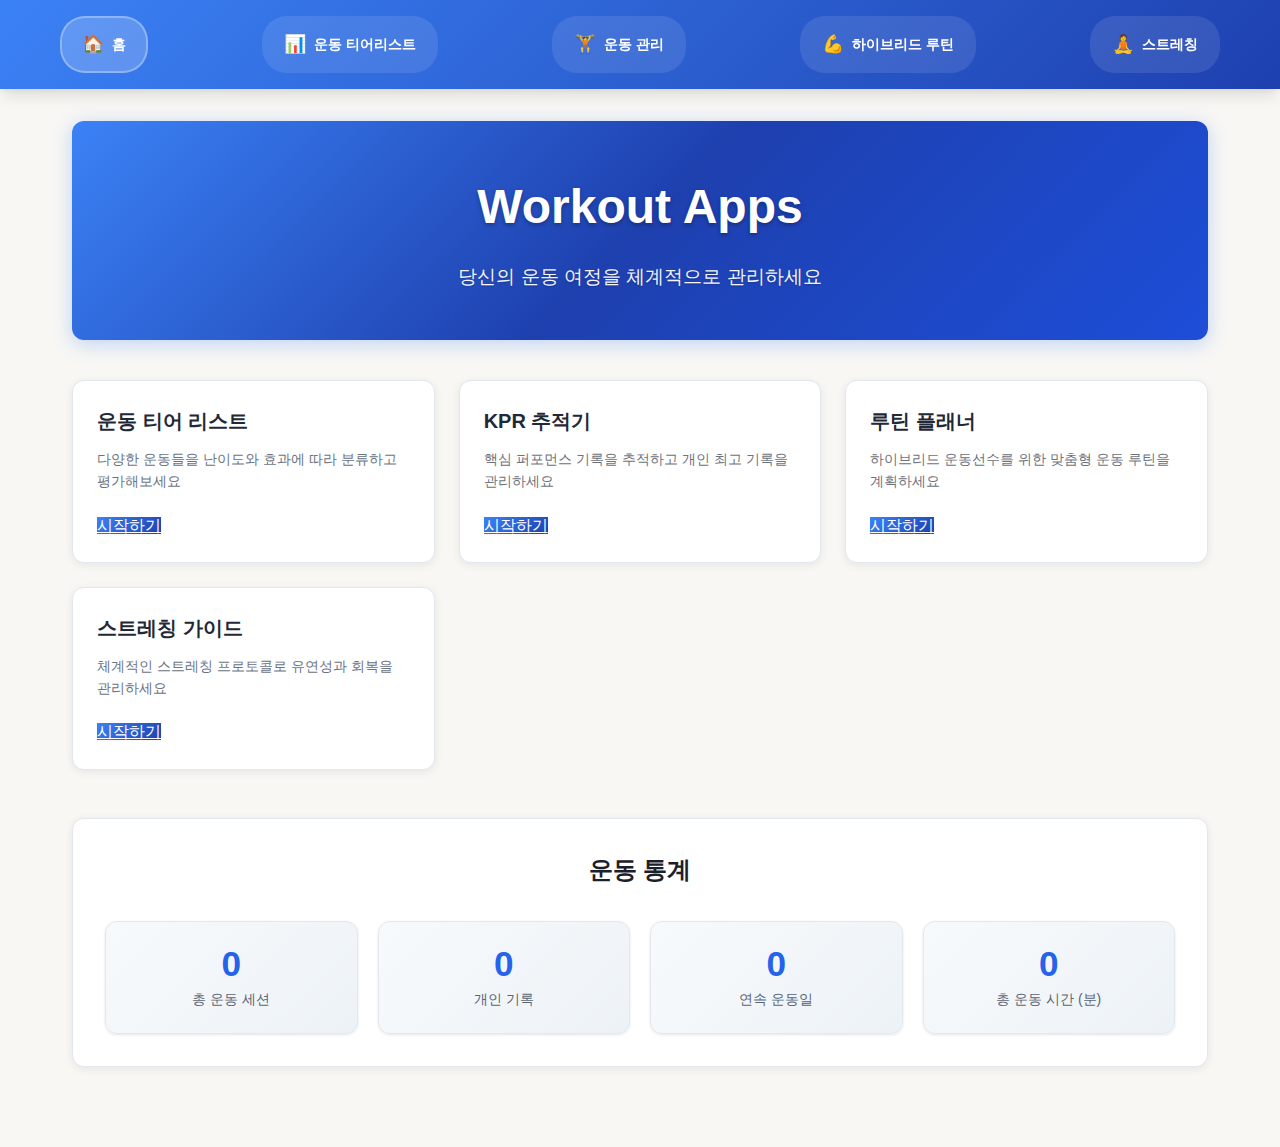
<file: index.html>
<!DOCTYPE html>
<html lang="ko">
<head>
    <meta charset="UTF-8">
    <meta name="viewport" content="width=device-width, initial-scale=1.0">
    <title>종합 운동 관리 시스템</title>
    <link rel="stylesheet" href="components/common-styles.css">
</head>
<body>
    <div id="navigation-container"></div>
    
    <main class="container">
        <div class="hero-section">
            <h1 class="hero-title">Workout Apps</h1>
            <p class="hero-subtitle">당신의 운동 여정을 체계적으로 관리하세요</p>
        </div>

        <div class="app-grid">
            <div class="app-card">
                <h3>운동 티어 리스트</h3>
                <p>다양한 운동들을 난이도와 효과에 따라 분류하고 평가해보세요</p>
                <a href="tier.html" class="btn-primary">시작하기</a>
            </div>

            <div class="app-card">
                <h3>KPR 추적기</h3>
                <p>핵심 퍼포먼스 기록을 추적하고 개인 최고 기록을 관리하세요</p>
                <a href="claude.html" class="btn-primary">시작하기</a>
            </div>

            <div class="app-card">
                <h3>루틴 플래너</h3>
                <p>하이브리드 운동선수를 위한 맞춤형 운동 루틴을 계획하세요</p>
                <a href="routine.html" class="btn-primary">시작하기</a>
            </div>

            <div class="app-card">
                <h3>스트레칭 가이드</h3>
                <p>체계적인 스트레칭 프로토콜로 유연성과 회복을 관리하세요</p>
                <a href="stretching.html" class="btn-primary">시작하기</a>
            </div>
        </div>


        <div class="stats-section">
            <h2>운동 통계</h2>
            <div class="stats-grid" id="stats-container">
                <div class="stat-card">
                    <div class="stat-number" id="total-workouts">0</div>
                    <div class="stat-label">총 운동 세션</div>
                </div>
                <div class="stat-card">
                    <div class="stat-number" id="personal-records">0</div>
                    <div class="stat-label">개인 기록</div>
                </div>
                <div class="stat-card">
                    <div class="stat-number" id="streak-days">0</div>
                    <div class="stat-label">연속 운동일</div>
                </div>
                <div class="stat-card">
                    <div class="stat-number" id="total-time">0</div>
                    <div class="stat-label">총 운동 시간 (분)</div>
                </div>
            </div>
        </div>
    </main>

    <script src="components/navigation.js"></script>
    <script src="shared/navigation-manager.js"></script>
    <script src="shared/data-manager.js"></script>
    <script>
        document.addEventListener('DOMContentLoaded', function() {
            // 네비게이션 초기화 (전역 관리자 사용)
            const navigation = navigationManager.init();
            navigation.renderToContainer('navigation-container');

            // 데이터 매니저 초기화
            const dataManager = new WorkoutDataManager();

            // 통계 데이터 로드
            loadStats();

            function loadStats() {
                // 운동 기록 통계
                const workoutRecords = dataManager.getWorkoutRecords();
                const personalRecords = dataManager.getPersonalRecords();
                
                // 총 운동 세션 수
                document.getElementById('total-workouts').textContent = workoutRecords.length;

                // 개인 기록 수
                document.getElementById('personal-records').textContent = Object.keys(personalRecords).length;

                // 연속 운동일 계산
                const streakDays = calculateStreakDays(workoutRecords);
                document.getElementById('streak-days').textContent = streakDays;

                // 총 운동 시간 계산 (예상 평균 45분/세션)
                const totalMinutes = workoutRecords.length * 45;
                document.getElementById('total-time').textContent = totalMinutes;
            }

            function calculateStreakDays(records) {
                if (records.length === 0) return 0;

                // 날짜별로 운동 기록 그룹화
                const dateSet = new Set();
                records.forEach(record => {
                    const date = new Date(record.date).toDateString();
                    dateSet.add(date);
                });

                const uniqueDates = Array.from(dateSet).sort((a, b) => new Date(b) - new Date(a));
                
                if (uniqueDates.length === 0) return 0;

                let streak = 0;
                const today = new Date().toDateString();
                const yesterday = new Date(Date.now() - 86400000).toDateString();

                // 오늘 또는 어제부터 시작하는 연속일 계산
                let startIndex = -1;
                if (uniqueDates[0] === today) {
                    startIndex = 0;
                } else if (uniqueDates[0] === yesterday) {
                    startIndex = 0;
                }

                if (startIndex === -1) return 0;

                // 연속일 계산
                for (let i = startIndex; i < uniqueDates.length - 1; i++) {
                    const currentDate = new Date(uniqueDates[i]);
                    const nextDate = new Date(uniqueDates[i + 1]);
                    const dayDifference = (currentDate - nextDate) / (1000 * 60 * 60 * 24);
                    
                    if (dayDifference === 1) {
                        streak++;
                    } else {
                        break;
                    }
                }

                return streak + 1; // 시작일 포함
            }

            // 카드 호버 효과
            const appCards = document.querySelectorAll('.app-card');
            appCards.forEach(card => {
                card.addEventListener('mouseenter', function() {
                    this.style.transform = 'translateY(-10px)';
                });
                
                card.addEventListener('mouseleave', function() {
                    this.style.transform = 'translateY(0)';
                });
            });
        });
    </script>

    <style>
        .hero-section {
            text-align: center;
            padding: 3rem 1.5rem;
            background: linear-gradient(135deg, #3b82f6, #1e40af, #1d4ed8);
            color: white;
            border-radius: 0.75rem;
            margin-bottom: 2.5rem;
            box-shadow: 0 4px 20px rgba(59, 130, 246, 0.3);
        }

        .hero-title {
            font-size: 3rem;
            font-weight: bold;
            margin-bottom: 1rem;
            color: white;
            text-shadow: 0 2px 4px rgba(0,0,0,0.3);
        }

        .hero-subtitle {
            font-size: 1.2rem;
            color: white;
            opacity: 0.95;
            text-shadow: 0 1px 2px rgba(0,0,0,0.2);
        }

        .app-grid {
            display: grid;
            grid-template-columns: repeat(auto-fit, minmax(280px, 1fr));
            gap: 1.5rem;
            margin-bottom: 3rem;
        }

        .app-card {
            background: white;
            border-radius: 0.75rem;
            padding: 1.5rem;
            text-align: left;
            box-shadow: 0 2px 8px rgba(0,0,0,0.08);
            transition: all 0.3s ease;
            border: 1px solid #e2e8f0;
            cursor: pointer;
        }

        .app-card:hover {
            transform: translateY(-3px);
            box-shadow: 0 6px 20px rgba(0,0,0,0.12);
            border-color: #3b82f6;
        }


        .app-card h3 {
            color: var(--text-primary);
            margin-bottom: 0.75rem;
            font-size: 1.25rem;
            font-weight: 600;
        }

        .app-card p {
            color: var(--text-secondary);
            margin-bottom: 1.25rem;
            line-height: 1.5;
            font-size: 0.9rem;
        }

        .stats-section {
            margin-bottom: 3rem;
            background: white;
            padding: 2rem;
            border-radius: 0.75rem;
            box-shadow: 0 2px 8px rgba(0,0,0,0.08);
            border: 1px solid #e2e8f0;
        }

        .stats-section h2 {
            text-align: center;
            margin-bottom: 2rem;
            color: #1a202c;
            font-weight: 600;
            font-size: 1.5rem;
        }

        .stats-grid {
            display: grid;
            grid-template-columns: repeat(auto-fit, minmax(180px, 1fr));
            gap: 1.25rem;
        }

        .stat-card {
            background: linear-gradient(135deg, #f7fafc, #edf2f7);
            padding: 1.5rem;
            border-radius: 0.75rem;
            text-align: center;
            box-shadow: 0 1px 3px rgba(0,0,0,0.1);
            border: 1px solid #e2e8f0;
            transition: transform 0.2s ease, box-shadow 0.2s ease;
        }
        
        .stat-card:hover {
            transform: translateY(-2px);
            box-shadow: 0 4px 12px rgba(0,0,0,0.1);
        }

        .stat-number {
            font-size: 2.2rem;
            font-weight: 700;
            color: #2563eb;
            margin-bottom: 0.5rem;
            line-height: 1;
        }

        .stat-label {
            color: #4a5568;
            font-size: 0.875rem;
            font-weight: 500;
            line-height: 1.4;
        }

        @media (max-width: 768px) {
            .hero-title {
                font-size: 2rem;
            }
            
            .hero-subtitle {
                font-size: 1rem;
            }
            
            .app-grid {
                grid-template-columns: 1fr;
                gap: 1rem;
                margin-bottom: 2rem;
            }
            
            .app-card {
                padding: 1.25rem;
            }
            
            .hero-section {
                padding: 2rem 1rem;
                margin-bottom: 2rem;
            }
            
            .hero-title {
                font-size: 2.2rem;
            }
            
            .container {
                padding: 1rem;
            }
            
            .features-grid {
                grid-template-columns: 1fr;
            }
            
            .stats-grid {
                grid-template-columns: repeat(2, 1fr);
                gap: 1rem;
            }
            
            .stats-section {
                padding: 1.5rem;
                margin-bottom: 2rem;
            }
            
            .stat-card {
                padding: 1.25rem;
            }
            
            .stat-number {
                font-size: 2rem;
            }
            
            .stats-section h2 {
                font-size: 1.25rem;
                margin-bottom: 1.5rem;
            }
        }
    </style>
</body>
</html>
</file>
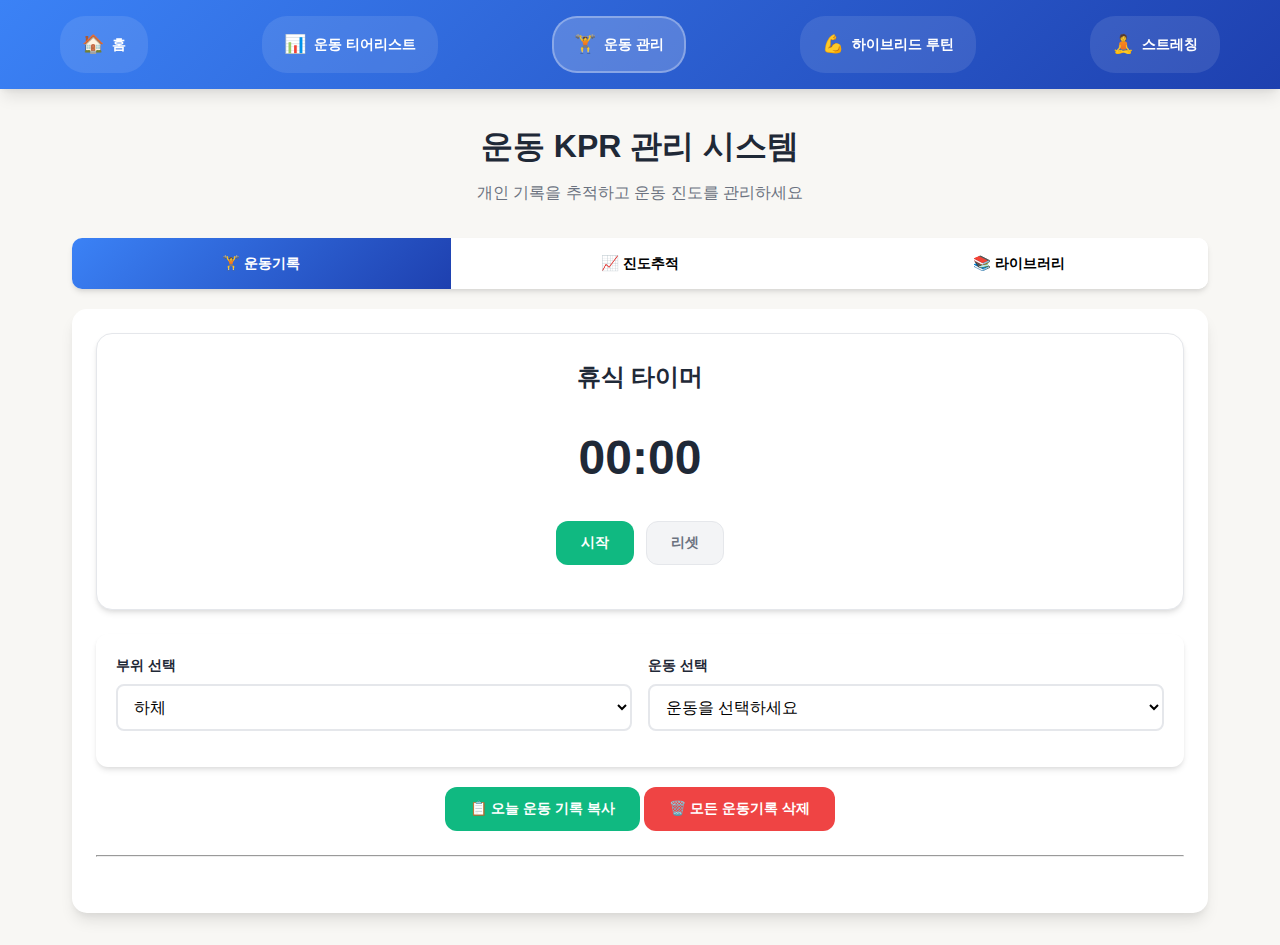
<file: claude.html>
<!DOCTYPE html>
<html lang="ko">
<head>
    <meta charset="UTF-8">
    <meta name="viewport" content="width=device-width, initial-scale=1.0">
    <title>운동 KPR 관리 시스템 - 통합 피트니스 앱</title>
    <link rel="icon" href="data:image/svg+xml,<svg xmlns=%22http://www.w3.org/2000/svg%22 viewBox=%220 0 100 100%22><text y=%22.9em%22 font-size=%2290%22>🏋️</text></svg>">
    <!-- 공통 컴포넌트 로드 -->
    <link rel="stylesheet" href="components/common-styles.css">
    <script src="shared/data-manager.js"></script>
    <script src="shared/utils.js"></script>
    <script src="components/navigation.js"></script>
    <style>
        /* 운동 관리 페이지 전용 스타일 */
        .exercise-item {
            background: var(--bg-white);
            padding: 12px 15px;
            margin-bottom: 10px;
            border-radius: 8px;
            box-shadow: var(--shadow-sm);
            display: flex;
            justify-content: space-between;
            align-items: center;
            transition: all 0.3s ease;
        }
        
        .exercise-item:hover {
            box-shadow: var(--shadow-md);
            transform: translateY(-1px);
        }
        
        .exercise-name {
            font-weight: 600;
            color: var(--text-primary);
        }
        
        .exercise-log-list {
            list-style: none;
            padding: 0;
        }
        
        .exercise-log-item {
            display: block;
            border-bottom: 1px solid var(--border-light);
            padding-bottom: 10px;
            margin-bottom: 10px;
        }
        
        .exercise-log-item:last-child {
            border-bottom: none;
            margin-bottom: 0;
        }
        
        .exercise-log-header {
            display: flex;
            justify-content: space-between;
            align-items: center;
            margin-bottom: 5px;
        }
        
        .exercise-name-log {
            font-weight: 600;
            color: var(--text-primary);
            font-size: 0.95rem;
        }
        
        .last-session-date {
            font-size: 0.85rem;
            color: var(--text-secondary);
            font-weight: 500;
        }
        
        .session-set-list {
            list-style: none;
            padding-left: 15px;
            font-size: 0.9rem;
        }
        
        .session-set-item {
            display: flex;
            justify-content: space-between;
            padding: 2px 0;
        }
        
        .workout-sections {
            display: grid;
            grid-template-columns: repeat(auto-fit, minmax(300px, 1fr));
            gap: var(--spacing-5);
            margin-bottom: var(--spacing-8);
        }
        
        .workout-section {
            background: var(--bg-gray-50);
            border-radius: 12px;
            padding: var(--spacing-5);
        }
        
        .section-title {
            font-size: 1.3rem;
            font-weight: 700;
            margin-bottom: var(--spacing-4);
            display: flex;
            align-items: center;
            gap: var(--spacing-2);
            border-bottom: 2px solid var(--border-light);
            padding-bottom: var(--spacing-2);
        }
        
        .sets-container {
            background: var(--bg-white);
            border-radius: 12px;
            padding: var(--spacing-5);
            margin: var(--spacing-5) 0;
            box-shadow: var(--shadow-md);
        }
        
        .set-row {
            display: grid;
            grid-template-columns: auto 1fr 1fr auto;
            gap: var(--spacing-4);
            align-items: center;
            padding: var(--spacing-3);
            margin-bottom: var(--spacing-3);
            background: var(--bg-gray-50);
            border-radius: 8px;
        }
        
        .set-number {
            font-weight: 600;
            color: var(--primary-blue);
        }
        
        .set-input {
            padding: 8px 12px;
            border: 2px solid var(--border-light);
            border-radius: 6px;
            font-size: 1rem;
            width: 100%;
        }
        
        .set-input:focus {
            outline: none;
            border-color: var(--primary-blue);
        }
        
        .set-volume {
            font-size: 0.9rem;
            color: var(--text-secondary);
            text-align: right;
            min-width: 70px;
        }
        
        .total-volume {
            text-align: center;
            padding: var(--spacing-4);
            background: #e8f4fd;
            border-radius: 8px;
            margin-top: var(--spacing-3);
            font-weight: 600;
            color: #0c5460;
        }
        
        .exercise-selection {
            background: var(--bg-white);
            border-radius: 12px;
            padding: var(--spacing-5);
            margin-bottom: var(--spacing-5);
            box-shadow: var(--shadow-md);
        }
        
        .pr-display {
            text-align: center;
            padding: var(--spacing-3);
            margin-bottom: var(--spacing-4);
            background: #fef9c3;
            color: #713f12;
            border-radius: 8px;
            font-weight: 600;
            border: 1px solid #fde047;
            font-size: 0.9rem;
        }
        
        .pr-display.no-record {
            background: var(--bg-gray-100);
            color: var(--text-secondary);
            border: 1px solid var(--border-light);
        }
        
        .timer-controls {
            display: flex;
            gap: var(--spacing-3);
            justify-content: center;
            margin-bottom: var(--spacing-5);
        }
        
        .nav-tabs {
            display: flex;
            background: var(--bg-white);
            border-radius: 10px;
            margin-bottom: var(--spacing-5);
            box-shadow: var(--shadow-md);
            overflow: hidden;
            flex-wrap: wrap;
        }
        
        .nav-tab {
            flex: 1;
            padding: var(--spacing-4) var(--spacing-3);
            text-align: center;
            cursor: pointer;
            background: var(--bg-white);
            border: none;
            font-size: 0.9rem;
            font-weight: 600;
            transition: all 0.3s ease;
            min-width: 100px;
        }
        
        .nav-tab:hover {
            background: var(--bg-gray-50);
        }
        
        .nav-tab.active {
            background: var(--primary-gradient);
            color: white;
        }
        
        .content-area {
            background: var(--bg-white);
            border-radius: 15px;
            padding: var(--spacing-6);
            box-shadow: var(--shadow-lg);
        }
        
        @media (max-width: 768px) {
            .nav-tab {
                flex-grow: 1;
                min-width: 80px;
                font-size: 0.8rem;
                padding: 12px 8px;
            }
            
            .workout-sections {
                grid-template-columns: 1fr;
            }
            
            .set-row {
                grid-template-columns: auto 1fr 1fr auto;
                gap: 8px;
            }
            
            .set-volume {
                min-width: 55px;
            }
        }
    </style>
</head>
<body>
    <!-- 네비게이션은 JavaScript로 동적 생성 -->

    <div class="container">
        <div class="text-center mb-8">
            <h1 class="text-3xl font-bold">운동 KPR 관리 시스템</h1>
            <p class="text-lg text-secondary mt-2">개인 기록을 추적하고 운동 진도를 관리하세요</p>
        </div>
        
        <div class="nav-tabs">
            <button class="nav-tab active" data-tab="workout">🏋️ 운동기록</button>
            <button class="nav-tab" data-tab="progress">📈 진도추적</button>
            <button class="nav-tab" data-tab="library">📚 라이브러리</button>
        </div>
        
        <div class="content-area">
            <!-- 운동 기록 탭 -->
            <div id="workout-tab" class="tab-content active">
                <!-- 타이머 섹션 -->
                <div class="card mb-6">
                    <div class="card-title text-center">휴식 타이머</div>
                    <div id="timer-display" class="timer-display">00:00</div>
                    <div class="timer-controls">
                        <button id="timer-start" class="btn btn-success">시작</button>
                        <button id="timer-stop" class="btn btn-danger hidden">정지</button>
                        <button id="timer-reset" class="btn btn-secondary">리셋</button>
                    </div>
                </div>
                
                <!-- 운동 입력 폼 -->
                <div id="exercise-form">
                    <!-- JavaScript로 동적 생성 -->
                </div>
                
                <!-- 오늘 운동 기록 복사 버튼 -->
                <div class="text-center mb-6">
                    <button id="copy-workout" class="btn btn-success">📋 오늘 운동 기록 복사</button>
                    <button id="delete-all-records" class="btn btn-danger ml-4">🗑️ 모든 운동기록 삭제</button>
                </div>
                
                <hr class="my-8">
                
                <!-- 운동 기록 섹션 -->
                <div id="workout-history" class="workout-sections">
                    <!-- JavaScript로 동적 생성 -->
                </div>
            </div>
            
            <!-- 진도 추적 탭 -->
            <div id="progress-tab" class="tab-content hidden">
                <div class="card">
                    <div class="card-title">개인 기록 (PR) - KPR 관리</div>
                    <div id="progress-content">
                        <!-- JavaScript로 동적 생성 -->
                    </div>
                </div>
            </div>
            
            <!-- 라이브러리 탭 -->
            <div id="library-tab" class="tab-content hidden">
                <div id="library-content">
                    <!-- JavaScript로 동적 생성 -->
                </div>
            </div>
        </div>
    </div>

    <script>
        // 앱 상태
        const appState = {
            activeTab: 'workout',
            timerTime: 0,
            isTimerActive: false,
            timerInterval: null,
            selectedBodyPart: '하체',
            selectedExercise: '',
            sets: Array.from({ length: 5 }, () => ({ weight: '', reps: '' })),
            notes: ''
        };

        // 네비게이션 초기화
        let navigation;
        
        function initializeApp() {
            navigation = new WorkoutNavigation();
            navigation.init();
            
            // 이벤트 리스너 설정
            setupEventListeners();
            
            // 초기 렌더링
            render();
            
            // 저장된 상태 복원
            restoreState();
        }

        function setupEventListeners() {
            // 탭 전환
            document.addEventListener('click', (e) => {
                if (e.target.matches('.nav-tab')) {
                    const tabName = e.target.dataset.tab;
                    switchTab(tabName);
                }
            });

            // 타이머 이벤트
            document.getElementById('timer-start').addEventListener('click', startTimer);
            document.getElementById('timer-stop').addEventListener('click', stopTimer);
            document.getElementById('timer-reset').addEventListener('click', resetTimer);

            // 운동 기록 복사
            document.getElementById('copy-workout').addEventListener('click', copyTodaysWorkout);

            // 모든 운동 기록 삭제
            document.getElementById('delete-all-records').addEventListener('click', deleteAllRecords);
        }

        function switchTab(tabName) {
            appState.activeTab = tabName;
            
            // 탭 버튼 상태 업데이트
            document.querySelectorAll('.nav-tab').forEach(tab => {
                tab.classList.toggle('active', tab.dataset.tab === tabName);
            });
            
            // 탭 콘텐츠 표시/숨김
            document.querySelectorAll('.tab-content').forEach(content => {
                content.classList.toggle('hidden', !content.id.startsWith(tabName));
                content.classList.toggle('active', content.id.startsWith(tabName));
            });
            
            // 탭별 렌더링
            renderTabContent(tabName);
        }

        function renderTabContent(tabName) {
            switch (tabName) {
                case 'workout':
                    renderWorkoutTab();
                    break;
                case 'progress':
                    renderProgressTab();
                    break;
                case 'library':
                    renderLibraryTab();
                    break;
            }
        }

        function renderWorkoutTab() {
            renderExerciseForm();
            renderWorkoutHistory();
        }

        function renderExerciseForm() {
            const exercises = workoutData.getData('exercises') || {};
            const personalRecords = workoutData.getData('personalRecords') || {};
            const bodyParts = Object.keys(exercises);
            
            // 마지막 선택 부위 복원
            const lastBodyPart = workoutData.getUserPreference('lastSelectedBodyPart');
            if (lastBodyPart && bodyParts.includes(lastBodyPart)) {
                appState.selectedBodyPart = lastBodyPart;
            }

            const formHtml = `
                <div class="exercise-selection">
                    <div class="form-row">
                        <div class="form-group">
                            <label class="form-label">부위 선택</label>
                            <select id="body-part-select" class="form-select">
                                ${bodyParts.map(part => 
                                    `<option value="${part}" ${part === appState.selectedBodyPart ? 'selected' : ''}>${part}</option>`
                                ).join('')}
                            </select>
                        </div>
                        <div class="form-group">
                            <label class="form-label">운동 선택</label>
                            <select id="exercise-select" class="form-select">
                                <option value="">운동을 선택하세요</option>
                                ${(exercises[appState.selectedBodyPart] || []).map(exercise => 
                                    `<option value="${exercise}" ${exercise === appState.selectedExercise ? 'selected' : ''}>${exercise}</option>`
                                ).join('')}
                            </select>
                        </div>
                    </div>
                </div>
                
                ${appState.selectedExercise ? `
                    <div class="sets-container">
                        <div class="card-title">${appState.selectedExercise} - 세트별 기록</div>
                        
                        ${renderPRDisplay(personalRecords[appState.selectedExercise])}
                        
                        <div id="sets-list">
                            ${appState.sets.map((set, index) => renderSetRow(set, index)).join('')}
                        </div>
                        
                        <div class="total-volume">
                            총 볼륨: ${calculateTotalVolume().toLocaleString()}kg (${getValidSets().length}세트)
                        </div>
                        
                        <div class="form-group mt-4">
                            <label class="form-label">메모</label>
                            <input type="text" id="exercise-notes" class="form-input" value="${appState.notes}" placeholder="운동에 대한 메모를 입력하세요">
                        </div>
                        
                        <button id="complete-exercise" class="btn btn-primary w-full mt-4" ${getValidSets().length === 0 ? 'disabled' : ''}>
                            ${appState.selectedExercise} 운동 완료 (${getValidSets().length}세트)
                        </button>
                    </div>
                ` : ''}
            `;

            document.getElementById('exercise-form').innerHTML = formHtml;
            
            // 이벤트 리스너 추가 (중복 방지)
            const bodyPartSelect = document.getElementById('body-part-select');
            if (bodyPartSelect) {
                bodyPartSelect.removeEventListener('change', handleBodyPartChange);
                bodyPartSelect.addEventListener('change', handleBodyPartChange);
            }
            const exerciseSelect = document.getElementById('exercise-select');
            if (exerciseSelect) {
                exerciseSelect.removeEventListener('change', handleExerciseChange);
                exerciseSelect.addEventListener('change', handleExerciseChange);
            }
            const exerciseNotes = document.getElementById('exercise-notes');
            if (exerciseNotes) {
                exerciseNotes.removeEventListener('input', handleNotesChange);
                exerciseNotes.addEventListener('input', handleNotesChange);
            }
            const completeButton = document.getElementById('complete-exercise');
            if (completeButton) {
                completeButton.removeEventListener('click', handleCompleteExercise);
                completeButton.addEventListener('click', handleCompleteExercise);
            }
            
            // 세트 입력 이벤트 리스너
            document.querySelectorAll('.set-input').forEach((input, index) => {
                input.addEventListener('input', (e) => {
                    const setIndex = Math.floor(index / 2);
                    const field = index % 2 === 0 ? 'weight' : 'reps';
                    updateSet(setIndex, field, e.target.value);
                });
            });
        }

        function renderPRDisplay(pr) {
            if (pr) {
                return `
                    <div class="pr-display">
                        🏆 개인 최고기록 (PR): ${pr.weight}kg x ${pr.reps}회 (${WorkoutUtils.date.formatKorean(pr.date)})
                    </div>
                `;
            } else {
                return `
                    <div class="pr-display no-record">
                        아직 이 운동의 개인 기록이 없습니다.
                    </div>
                `;
            }
        }

        function renderSetRow(set, index) {
            const volume = WorkoutUtils.workout.calculateVolume(set.weight, set.reps);
            return `
                <div class="set-row">
                    <div class="set-number">${index + 1}세트</div>
                    <input type="number" class="set-input" placeholder="무게 (kg)" value="${set.weight}" step="0.5" min="0" inputMode="decimal">
                    <input type="number" class="set-input" placeholder="반복수" value="${set.reps}" min="1" inputMode="numeric">
                    <div class="set-volume">${volume}kg</div>
                </div>
            `;
        }

        function handleBodyPartChange(e) {
            appState.selectedBodyPart = e.target.value;
            appState.selectedExercise = '';
            appState.sets = Array.from({ length: 5 }, () => ({ weight: '', reps: '' }));
            appState.notes = '';
            
            // 선택 저장
            workoutData.setUserPreference('lastSelectedBodyPart', appState.selectedBodyPart);
            
            renderExerciseForm();
        }

        function handleExerciseChange(e) {
            appState.selectedExercise = e.target.value;
            appState.sets = Array.from({ length: 5 }, () => ({ weight: '', reps: '' }));
            appState.notes = '';
            
            renderExerciseForm();
        }

        function handleNotesChange(e) {
            appState.notes = e.target.value;
        }

        function updateSet(index, field, value) {
            appState.sets[index][field] = value;
            updateTotalVolume();
        }

        function updateTotalVolume() {
            const totalVolume = calculateTotalVolume();
            const validSetsCount = getValidSets().length;
            
            const totalVolumeElement = document.querySelector('.total-volume');
            if (totalVolumeElement) {
                totalVolumeElement.textContent = `총 볼륨: ${totalVolume.toLocaleString()}kg (${validSetsCount}세트)`;
            }
            
            const completeButton = document.getElementById('complete-exercise');
            if (completeButton) {
                completeButton.disabled = validSetsCount === 0;
                completeButton.textContent = `${appState.selectedExercise} 운동 완료 (${validSetsCount}세트)`;
            }
        }

        function calculateTotalVolume() {
            return WorkoutUtils.workout.calculateTotalVolume(appState.sets);
        }

        function getValidSets() {
            return WorkoutUtils.workout.getValidSets(appState.sets);
        }

        function handleCompleteExercise() {
            // 중복 실행 방지
            const button = document.getElementById('complete-exercise');
            if (button.disabled) return;
            button.disabled = true;
            
            const validSets = getValidSets();
            if (validSets.length === 0) {
                alert('최소 1세트의 무게와 반복수를 입력해주세요.');
                button.disabled = false;
                return;
            }
            
            const sessionDate = new Date().toISOString();
            const records = validSets.map((set, index) => ({
                id: Date.now() + index,
                name: appState.selectedExercise,
                weight: parseFloat(set.weight),
                reps: parseInt(set.reps, 10),
                sets: 1,
                setNumber: index + 1,
                totalSets: validSets.length,
                notes: index === 0 ? appState.notes : '',
                date: sessionDate,
                bodyPart: appState.selectedBodyPart
            }));

            const result = workoutData.addWorkoutRecord(records);
            
            if (result.success) {
                const exerciseName = appState.selectedExercise;
                
                // 상태 초기화
                appState.selectedExercise = '';
                appState.sets = Array.from({ length: 5 }, () => ({ weight: '', reps: '' }));
                appState.notes = '';
                
                renderExerciseForm();
                renderWorkoutHistory();
                
                alert(`${exerciseName} ${validSets.length}세트가 기록되었습니다!`);
            } else {
                button.disabled = false;
            }
        }

        function renderWorkoutHistory() {
            const exercises = workoutData.getData('exercises') || {};
            const workoutHistory = workoutData.getData('workoutHistory') || [];
            const bodyParts = Object.keys(exercises);

            const historyHtml = bodyParts.map(part => {
                const partExercises = exercises[part] || [];
                const partRecords = partExercises.map(exerciseName => {
                    const exerciseRecords = workoutHistory.filter(h => h.name === exerciseName);
                    if (exerciseRecords.length === 0) return null;

                    const latestDateStr = new Date(Math.max(...exerciseRecords.map(r => new Date(r.date)))).toDateString();
                    const lastSessionRecords = exerciseRecords
                        .filter(r => new Date(r.date).toDateString() === latestDateStr)
                        .sort((a, b) => a.setNumber - b.setNumber);
                    
                    if (lastSessionRecords.length === 0) return null;

                    const maxWeightInSession = Math.max(...lastSessionRecords.map(r => r.weight));

                    return `
                        <li class="exercise-log-item">
                            <div class="exercise-log-header">
                                <span class="exercise-name-log">${exerciseName}</span>
                                <span class="last-session-date">${WorkoutUtils.date.formatKorean(lastSessionRecords[0].date)}</span>
                            </div>
                            <ul class="session-set-list">
                                ${lastSessionRecords.map(set => `
                                    <li class="session-set-item" style="font-weight: ${set.weight === maxWeightInSession ? 'bold' : 'normal'}">
                                        <span>${set.setNumber}세트</span>
                                        <span>${set.weight}kg × ${set.reps}회</span>
                                    </li>
                                `).join('')}
                            </ul>
                        </li>
                    `;
                }).filter(Boolean);

                if (partRecords.length === 0) return '';

                return `
                    <div class="workout-section">
                        <div class="section-title">${part}</div>
                        <ul class="exercise-log-list">
                            ${partRecords.join('')}
                        </ul>
                    </div>
                `;
            }).join('');

            document.getElementById('workout-history').innerHTML = historyHtml;
        }

        function renderProgressTab() {
            const personalRecords = workoutData.getData('personalRecords') || {};
            const exercises = workoutData.getData('exercises') || {};
            const bodyParts = Object.keys(exercises);

            if (Object.keys(personalRecords).length === 0) {
                document.getElementById('progress-content').innerHTML = `
                    <div class="text-center p-8 text-secondary">
                        아직 개인 기록이 없습니다.
                    </div>
                `;
                return;
            }

            const progressHtml = bodyParts.map(part => {
                const partPRs = Object.entries(personalRecords).filter(([name, record]) => 
                    (exercises[part] || []).includes(name)
                );
                
                if (partPRs.length === 0) return '';

                return `
                    <div class="workout-section mb-6">
                        <div class="section-title">${part}</div>
                        ${partPRs.map(([name, record]) => `
                            <div class="card p-4 mb-3">
                                <div class="flex justify-between items-center mb-2">
                                    <span class="font-bold">${name}</span>
                                    <span class="font-bold">${record.weight}kg × ${record.reps}회</span>
                                </div>
                                <div class="text-sm text-secondary">
                                    추정 1RM: ${record.oneRM}kg | 달성: ${WorkoutUtils.date.formatKorean(record.date)}
                                </div>
                            </div>
                        `).join('')}
                    </div>
                `;
            }).join('');

            document.getElementById('progress-content').innerHTML = progressHtml;
        }

        function renderLibraryTab() {
            const exercises = workoutData.getData('exercises') || {};
            const bodyParts = Object.keys(exercises);

            const libraryHtml = `
                <div class="card mb-6">
                    <div class="form-group">
                        <label class="form-label">검색</label>
                        <input type="text" id="library-search" class="form-input" placeholder="운동 이름으로 검색...">
                    </div>
                    <div class="form-row">
                        <div class="form-group">
                            <label class="form-label">부위 필터</label>
                            <select id="library-filter" class="form-select">
                                <option value="">전체</option>
                                ${bodyParts.map(part => `<option value="${part}">${part}</option>`).join('')}
                            </select>
                        </div>
                        <div class="form-group flex items-end">
                            <button id="add-exercise-btn" class="btn btn-primary w-full">새 운동 추가</button>
                        </div>
                    </div>
                </div>

                <div id="add-exercise-form" class="card mb-6 hidden">
                    <div class="card-title">새 운동 추가</div>
                    <div class="form-row">
                        <div class="form-group">
                            <label class="form-label">운동 이름</label>
                            <input type="text" id="new-exercise-name" class="form-input" placeholder="운동 이름을 입력하세요">
                        </div>
                        <div class="form-group">
                            <label class="form-label">부위</label>
                            <select id="new-exercise-bodypart" class="form-select">
                                ${bodyParts.map(part => `<option value="${part}">${part}</option>`).join('')}
                            </select>
                        </div>
                    </div>
                    <div class="flex gap-3">
                        <button id="save-exercise" class="btn btn-success">추가하기</button>
                        <button id="cancel-exercise" class="btn btn-secondary">취소</button>
                    </div>
                </div>

                <div class="card">
                    <div class="card-title">운동 라이브러리</div>
                    <div id="exercise-library-list">
                        ${renderExerciseList(exercises)}
                    </div>
                </div>
            `;

            document.getElementById('library-content').innerHTML = libraryHtml;

            // 이벤트 리스너 추가
            setupLibraryEventListeners();
        }

        function renderExerciseList(exercises, searchTerm = '', filterBodyPart = '') {
            const allExercises = [];
            Object.entries(exercises).forEach(([bodyPart, exerciseList]) => {
                exerciseList.forEach(name => {
                    if ((!searchTerm || name.toLowerCase().includes(searchTerm.toLowerCase())) &&
                        (!filterBodyPart || bodyPart === filterBodyPart)) {
                        allExercises.push({ name, bodyPart });
                    }
                });
            });

            if (allExercises.length === 0) {
                return '<div class="text-center p-4 text-secondary">운동을 찾을 수 없습니다.</div>';
            }

            return allExercises.map(({ name, bodyPart }) => `
                <div class="exercise-item">
                    <span class="exercise-name">
                        ${name} 
                        <span class="inline-block bg-gray-200 text-gray-600 px-2 py-1 rounded-full text-xs ml-2">${bodyPart}</span>
                    </span>
                    <button class="btn btn-danger btn-sm" onclick="deleteExercise('${bodyPart}', '${name}')">삭제</button>
                </div>
            `).join('');
        }

        function setupLibraryEventListeners() {
            const searchInput = document.getElementById('library-search');
            const filterSelect = document.getElementById('library-filter');
            const addBtn = document.getElementById('add-exercise-btn');
            const addForm = document.getElementById('add-exercise-form');

            searchInput?.addEventListener('input', updateExerciseList);
            filterSelect?.addEventListener('change', updateExerciseList);

            addBtn?.addEventListener('click', () => {
                addForm.classList.remove('hidden');
                addBtn.classList.add('hidden');
            });

            document.getElementById('cancel-exercise')?.addEventListener('click', () => {
                addForm.classList.add('hidden');
                addBtn.classList.remove('hidden');
                clearAddExerciseForm();
            });

            document.getElementById('save-exercise')?.addEventListener('click', handleAddExercise);
        }

        function updateExerciseList() {
            const searchTerm = document.getElementById('library-search').value;
            const filterBodyPart = document.getElementById('library-filter').value;
            const exercises = workoutData.getData('exercises') || {};
            
            document.getElementById('exercise-library-list').innerHTML = 
                renderExerciseList(exercises, searchTerm, filterBodyPart);
        }

        function handleAddExercise() {
            const name = document.getElementById('new-exercise-name').value.trim();
            const bodyPart = document.getElementById('new-exercise-bodypart').value;

            if (!name) {
                alert('운동 이름을 입력하세요.');
                return;
            }

            const success = workoutData.addExercise(bodyPart, name);
            if (success) {
                clearAddExerciseForm();
                document.getElementById('add-exercise-form').classList.add('hidden');
                document.getElementById('add-exercise-btn').classList.remove('hidden');
                updateExerciseList();
                alert(`${name} 운동이 ${bodyPart}에 추가되었습니다.`);
            } else {
                alert('이미 존재하는 운동입니다.');
            }
        }

        function clearAddExerciseForm() {
            document.getElementById('new-exercise-name').value = '';
        }

        window.deleteExercise = function(bodyPart, exerciseName) {
            if (confirm(`'${exerciseName}' 운동을 삭제하시겠습니까?`)) {
                workoutData.removeExercise(bodyPart, exerciseName);
                updateExerciseList();
            }
        };

        // 타이머 관련 함수
        function startTimer() {
            appState.isTimerActive = true;
            appState.timerInterval = setInterval(() => {
                appState.timerTime++;
                updateTimerDisplay();
            }, 1000);
            
            document.getElementById('timer-start').classList.add('hidden');
            document.getElementById('timer-stop').classList.remove('hidden');
        }

        function stopTimer() {
            appState.isTimerActive = false;
            if (appState.timerInterval) {
                clearInterval(appState.timerInterval);
                appState.timerInterval = null;
            }
            
            document.getElementById('timer-start').classList.remove('hidden');
            document.getElementById('timer-stop').classList.add('hidden');
        }

        function resetTimer() {
            stopTimer();
            appState.timerTime = 0;
            updateTimerDisplay();
        }

        function updateTimerDisplay() {
            document.getElementById('timer-display').textContent = WorkoutUtils.timer.formatTime(appState.timerTime);
        }

        function copyTodaysWorkout() {
            const now = new Date();
            const startOfToday = WorkoutUtils.date.getStartOfDay(now);
            const workoutHistory = workoutData.getData('workoutHistory') || [];
            
            const todaysWorkouts = workoutHistory
                .filter(w => new Date(w.date) >= startOfToday)
                .reverse();
            
            if (todaysWorkouts.length === 0) {
                alert('오늘 기록된 운동이 없습니다.');
                return;
            }

            const groupedByExercise = todaysWorkouts.reduce((acc, workout) => {
                if (!acc[workout.name]) acc[workout.name] = [];
                acc[workout.name].push(workout);
                return acc;
            }, {});

            let clipboardText = `[${WorkoutUtils.date.formatKorean(now)} 운동 기록]\n\n`;
            
            for (const exerciseName in groupedByExercise) {
                clipboardText += `🔥 ${exerciseName}\n`;
                const sets = groupedByExercise[exerciseName];
                const mainNote = sets.find(s => s.notes)?.notes || '';
                
                sets.sort((a, b) => a.setNumber - b.setNumber).forEach(set => {
                    clipboardText += `  - ${set.setNumber}세트: ${set.weight}kg x ${set.reps}회\n`;
                });
                
                if (mainNote) clipboardText += `  📝 메모: ${mainNote}\n`;
                clipboardText += '\n';
            }

            navigator.clipboard.writeText(clipboardText.trim()).then(() => {
                alert('오늘의 운동 기록이 클립보드에 복사되었습니다!');
            }).catch(() => {
                // 폴백: 텍스트 영역 사용
                const textarea = document.createElement('textarea');
                textarea.value = clipboardText.trim();
                document.body.appendChild(textarea);
                textarea.select();
                try {
                    document.execCommand('copy');
                    alert('오늘의 운동 기록이 클립보드에 복사되었습니다!');
                } catch (err) {
                    alert('복사에 실패했습니다.');
                }
                document.body.removeChild(textarea);
            });
        }

        function deleteAllRecords() {
            if (confirm('정말로 모든 운동 기록을 삭제하시겠습니까? 이 작업은 되돌릴 수 없습니다.')) {
                if (confirm('마지막 확인: 모든 운동 기록과 개인 기록(PR)이 완전히 삭제됩니다. 계속하시겠습니까?')) {
                    // 모든 운동 기록 삭제
                    workoutData.setData('workoutHistory', []);
                    // 개인 기록(PR) 삭제
                    workoutData.setData('personalRecords', {});
                    
                    // UI 업데이트
                    renderWorkoutHistory();
                    renderProgressTab();
                    
                    alert('모든 운동 기록이 삭제되었습니다.');
                }
            }
        }

        function restoreState() {
            // 저장된 사용자 설정 복원
            const lastBodyPart = workoutData.getUserPreference('lastSelectedBodyPart');
            if (lastBodyPart) {
                appState.selectedBodyPart = lastBodyPart;
            }
        }

        function render() {
            renderTabContent(appState.activeTab);
        }

        // 페이지 로드 시 초기화
        document.addEventListener('DOMContentLoaded', () => {
            initializeApp();
            
            // 데이터 변경 감지
            workoutData.onDataChange((event) => {
                console.log('Data changed:', event.detail);
                // 필요시 UI 업데이트
                if (appState.activeTab === 'workout') {
                    renderWorkoutHistory();
                }
            });
        });
    </script>
</body>
</html>
</file>
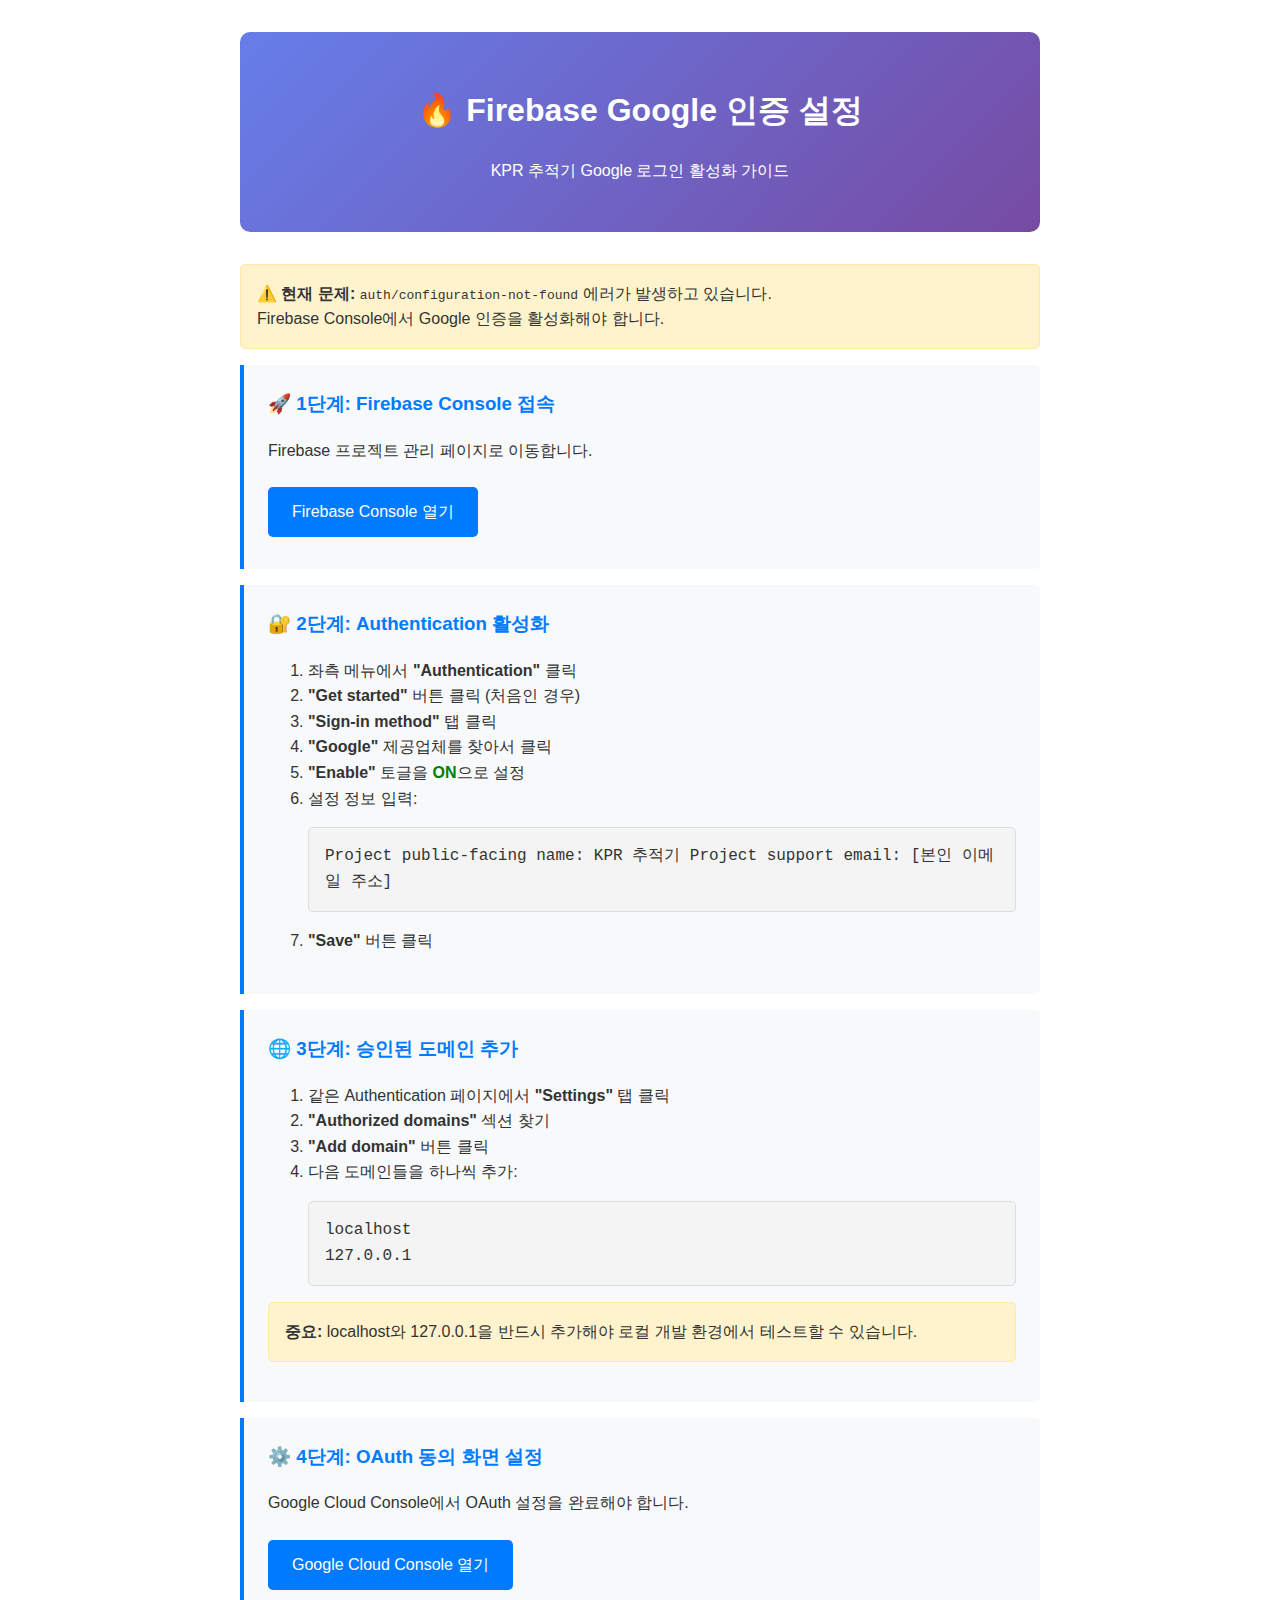
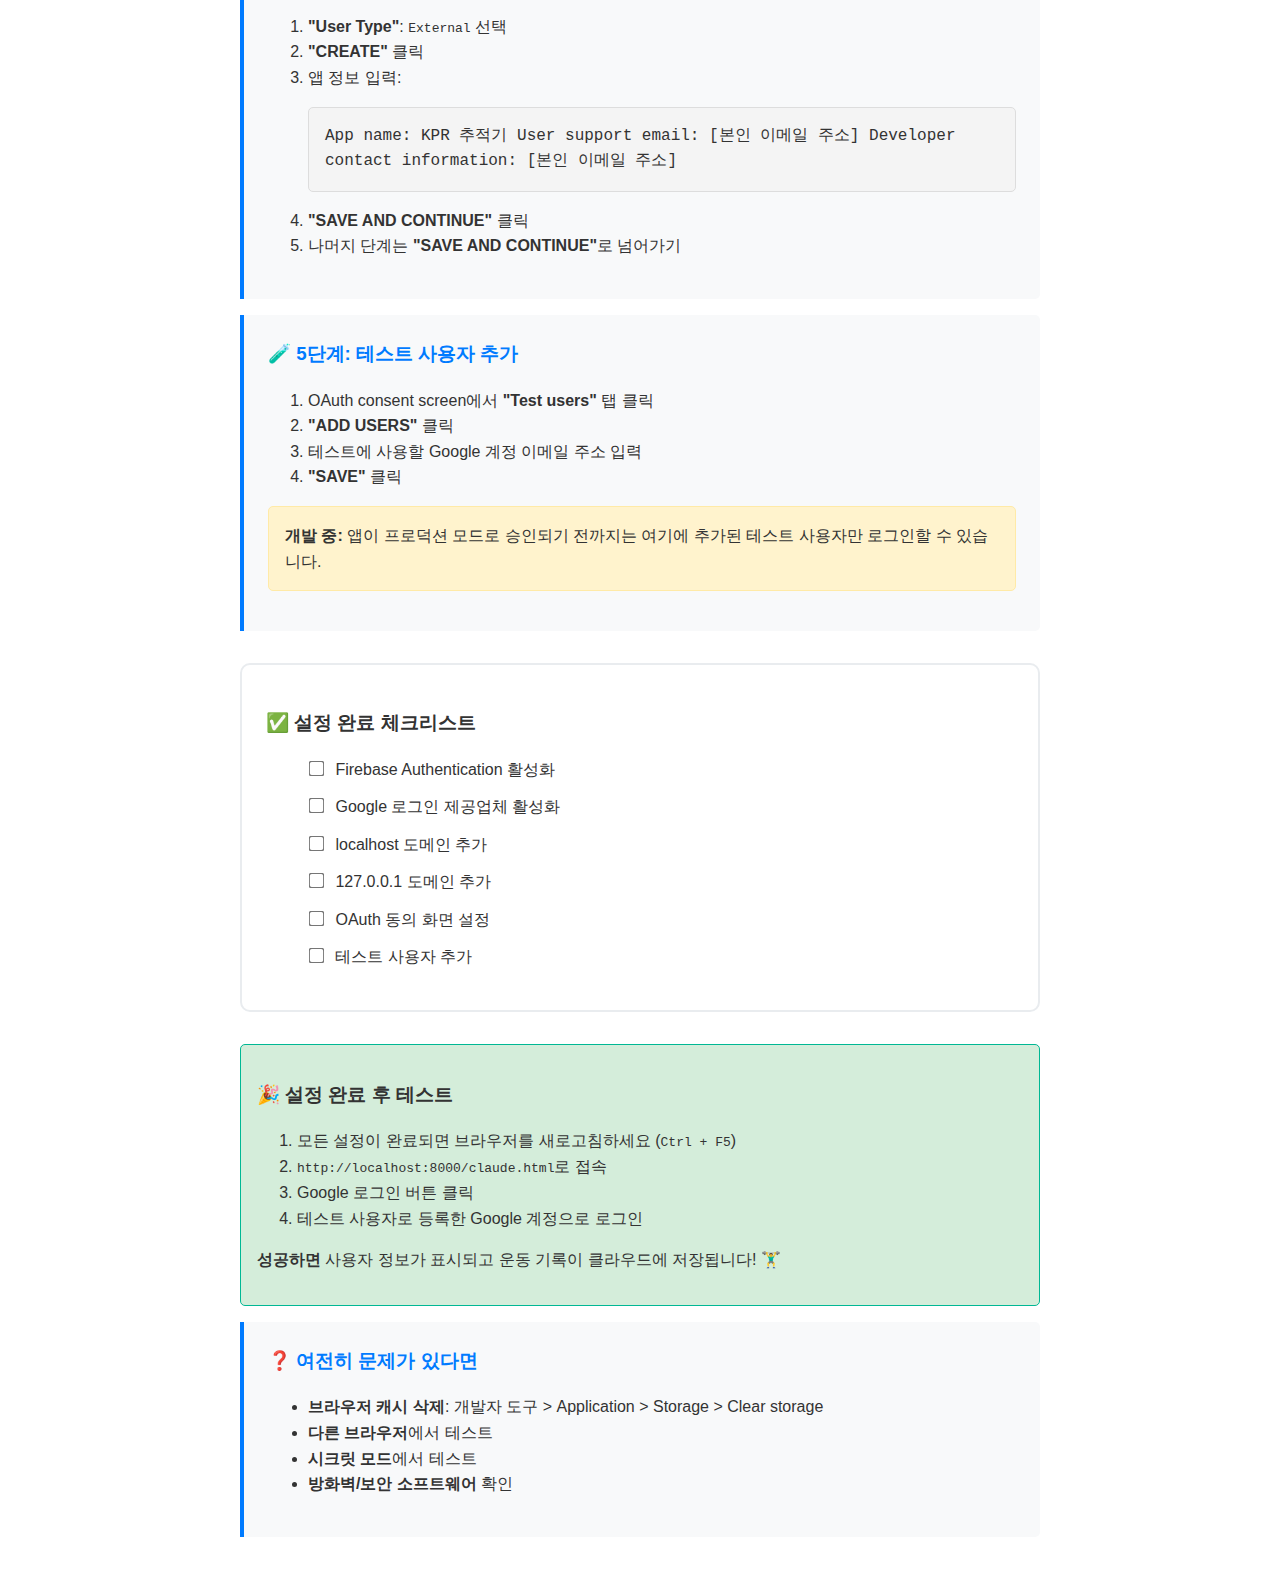
<file: quick-firebase-setup.html>
<!DOCTYPE html>
<html lang="ko">
<head>
    <meta charset="UTF-8">
    <meta name="viewport" content="width=device-width, initial-scale=1.0">
    <title>Firebase 설정 가이드 - KPR 추적기</title>
    <style>
        body {
            font-family: -apple-system, BlinkMacSystemFont, 'Segoe UI', Roboto, sans-serif;
            max-width: 800px;
            margin: 0 auto;
            padding: 2rem;
            line-height: 1.6;
            color: #333;
        }
        .header {
            text-align: center;
            padding: 2rem 0;
            background: linear-gradient(135deg, #667eea, #764ba2);
            color: white;
            border-radius: 10px;
            margin-bottom: 2rem;
        }
        .step {
            background: #f8f9fa;
            border-left: 4px solid #007bff;
            padding: 1.5rem;
            margin: 1rem 0;
            border-radius: 0 5px 5px 0;
        }
        .step h3 {
            color: #007bff;
            margin-top: 0;
        }
        .code {
            background: #f4f4f4;
            border: 1px solid #ddd;
            border-radius: 5px;
            padding: 1rem;
            font-family: 'Courier New', monospace;
            margin: 1rem 0;
        }
        .warning {
            background: #fff3cd;
            border: 1px solid #ffeaa7;
            border-radius: 5px;
            padding: 1rem;
            margin: 1rem 0;
        }
        .success {
            background: #d4edda;
            border: 1px solid #00b894;
            border-radius: 5px;
            padding: 1rem;
            margin: 1rem 0;
        }
        .btn {
            display: inline-block;
            padding: 0.75rem 1.5rem;
            background: #007bff;
            color: white;
            text-decoration: none;
            border-radius: 5px;
            margin: 0.5rem 0;
        }
        .btn:hover {
            background: #0056b3;
            color: white;
        }
        .checklist {
            background: white;
            border: 2px solid #e9ecef;
            border-radius: 10px;
            padding: 1.5rem;
            margin: 2rem 0;
        }
        .checklist input[type="checkbox"] {
            margin-right: 0.5rem;
            transform: scale(1.2);
        }
        .checklist li {
            margin: 0.75rem 0;
        }
    </style>
</head>
<body>
    <div class="header">
        <h1>🔥 Firebase Google 인증 설정</h1>
        <p>KPR 추적기 Google 로그인 활성화 가이드</p>
    </div>

    <div class="warning">
        <strong>⚠️ 현재 문제:</strong> <code>auth/configuration-not-found</code> 에러가 발생하고 있습니다.<br>
        Firebase Console에서 Google 인증을 활성화해야 합니다.
    </div>

    <div class="step">
        <h3>🚀 1단계: Firebase Console 접속</h3>
        <p>Firebase 프로젝트 관리 페이지로 이동합니다.</p>
        <a href="https://console.firebase.google.com/project/healthproject-e682c" target="_blank" class="btn">
            Firebase Console 열기
        </a>
    </div>

    <div class="step">
        <h3>🔐 2단계: Authentication 활성화</h3>
        <ol>
            <li>좌측 메뉴에서 <strong>"Authentication"</strong> 클릭</li>
            <li><strong>"Get started"</strong> 버튼 클릭 (처음인 경우)</li>
            <li><strong>"Sign-in method"</strong> 탭 클릭</li>
            <li><strong>"Google"</strong> 제공업체를 찾아서 클릭</li>
            <li><strong>"Enable"</strong> 토글을 <span style="color: green; font-weight: bold;">ON</span>으로 설정</li>
            <li>설정 정보 입력:
                <div class="code">
Project public-facing name: KPR 추적기
Project support email: [본인 이메일 주소]
                </div>
            </li>
            <li><strong>"Save"</strong> 버튼 클릭</li>
        </ol>
    </div>

    <div class="step">
        <h3>🌐 3단계: 승인된 도메인 추가</h3>
        <ol>
            <li>같은 Authentication 페이지에서 <strong>"Settings"</strong> 탭 클릭</li>
            <li><strong>"Authorized domains"</strong> 섹션 찾기</li>
            <li><strong>"Add domain"</strong> 버튼 클릭</li>
            <li>다음 도메인들을 하나씩 추가:
                <div class="code">
localhost<br>
127.0.0.1
                </div>
            </li>
        </ol>
        <div class="warning">
            <strong>중요:</strong> localhost와 127.0.0.1을 반드시 추가해야 로컬 개발 환경에서 테스트할 수 있습니다.
        </div>
    </div>

    <div class="step">
        <h3>⚙️ 4단계: OAuth 동의 화면 설정</h3>
        <p>Google Cloud Console에서 OAuth 설정을 완료해야 합니다.</p>
        <a href="https://console.cloud.google.com/apis/credentials/consent?project=healthproject-e682c" target="_blank" class="btn">
            Google Cloud Console 열기
        </a>
        <ol>
            <li><strong>"User Type"</strong>: <code>External</code> 선택</li>
            <li><strong>"CREATE"</strong> 클릭</li>
            <li>앱 정보 입력:
                <div class="code">
App name: KPR 추적기
User support email: [본인 이메일 주소]
Developer contact information: [본인 이메일 주소]
                </div>
            </li>
            <li><strong>"SAVE AND CONTINUE"</strong> 클릭</li>
            <li>나머지 단계는 <strong>"SAVE AND CONTINUE"</strong>로 넘어가기</li>
        </ol>
    </div>

    <div class="step">
        <h3>🧪 5단계: 테스트 사용자 추가</h3>
        <ol>
            <li>OAuth consent screen에서 <strong>"Test users"</strong> 탭 클릭</li>
            <li><strong>"ADD USERS"</strong> 클릭</li>
            <li>테스트에 사용할 Google 계정 이메일 주소 입력</li>
            <li><strong>"SAVE"</strong> 클릭</li>
        </ol>
        <div class="warning">
            <strong>개발 중:</strong> 앱이 프로덕션 모드로 승인되기 전까지는 여기에 추가된 테스트 사용자만 로그인할 수 있습니다.
        </div>
    </div>

    <div class="checklist">
        <h3>✅ 설정 완료 체크리스트</h3>
        <ul style="list-style: none;">
            <li><input type="checkbox"> Firebase Authentication 활성화</li>
            <li><input type="checkbox"> Google 로그인 제공업체 활성화</li>
            <li><input type="checkbox"> localhost 도메인 추가</li>
            <li><input type="checkbox"> 127.0.0.1 도메인 추가</li>
            <li><input type="checkbox"> OAuth 동의 화면 설정</li>
            <li><input type="checkbox"> 테스트 사용자 추가</li>
        </ul>
    </div>

    <div class="success">
        <h3>🎉 설정 완료 후 테스트</h3>
        <ol>
            <li>모든 설정이 완료되면 브라우저를 새로고침하세요 (<code>Ctrl + F5</code>)</li>
            <li><code>http://localhost:8000/claude.html</code>로 접속</li>
            <li>Google 로그인 버튼 클릭</li>
            <li>테스트 사용자로 등록한 Google 계정으로 로그인</li>
        </ol>
        <p><strong>성공하면</strong> 사용자 정보가 표시되고 운동 기록이 클라우드에 저장됩니다! 🏋️‍♂️</p>
    </div>

    <div class="step">
        <h3>❓ 여전히 문제가 있다면</h3>
        <ul>
            <li><strong>브라우저 캐시 삭제</strong>: 개발자 도구 > Application > Storage > Clear storage</li>
            <li><strong>다른 브라우저</strong>에서 테스트</li>
            <li><strong>시크릿 모드</strong>에서 테스트</li>
            <li><strong>방화벽/보안 소프트웨어</strong> 확인</li>
        </ul>
    </div>

    <script>
        // 체크리스트 진행률 표시
        const checkboxes = document.querySelectorAll('input[type="checkbox"]');
        checkboxes.forEach(cb => {
            cb.addEventListener('change', () => {
                const checked = document.querySelectorAll('input[type="checkbox"]:checked').length;
                const total = checkboxes.length;
                const progress = Math.round((checked / total) * 100);
                
                if (progress === 100) {
                    alert('🎉 모든 설정이 완료되었습니다!\n이제 Google 로그인을 테스트해보세요.');
                }
            });
        });
    </script>
</body>
</html>
</file>
<file: components/common-styles.css>
/* 통합 피트니스 앱 - 공통 스타일시트 */

/* CSS Custom Properties (CSS Variables) */
:root {
    /* 컬러 팔레트 */
    --primary-gradient: linear-gradient(135deg, #3b82f6 0%, #1e40af 100%);
    --primary-blue: #3b82f6;
    --primary-purple: #1e40af;
    --accent-blue: #3B82F6;
    --accent-blue-dark: #1D4ED8;
    
    /* 배경 색상 */
    --bg-light: #F8F7F4;
    --bg-light-alt: #F8F9FA;
    --bg-white: #FFFFFF;
    --bg-gray-50: #F9FAFB;
    --bg-gray-100: #F3F4F6;
    
    /* 텍스트 색상 */
    --text-primary: #1F2937;
    --text-secondary: #6B7280;
    --text-muted: #9CA3AF;
    
    /* 보더 색상 */
    --border-light: #E5E7EB;
    --border-medium: #D1D5DB;
    
    /* 그림자 */
    --shadow-sm: 0 1px 2px 0 rgba(0, 0, 0, 0.05);
    --shadow-md: 0 4px 6px -1px rgba(0, 0, 0, 0.1), 0 2px 4px -1px rgba(0, 0, 0, 0.06);
    --shadow-lg: 0 10px 15px -3px rgba(0, 0, 0, 0.1), 0 4px 6px -2px rgba(0, 0, 0, 0.05);
    --shadow-xl: 0 20px 25px -5px rgba(0, 0, 0, 0.1), 0 10px 10px -5px rgba(0, 0, 0, 0.04);
    
    /* 타이포그래피 */
    --font-family: 'Noto Sans KR', 'Segoe UI', Tahoma, Geneva, Verdana, sans-serif;
    --font-size-xs: 0.75rem;
    --font-size-sm: 0.875rem;
    --font-size-base: 1rem;
    --font-size-lg: 1.125rem;
    --font-size-xl: 1.25rem;
    --font-size-2xl: 1.5rem;
    --font-size-3xl: 1.875rem;
    --font-size-4xl: 2.25rem;
    
    /* 간격 */
    --spacing-1: 0.25rem;
    --spacing-2: 0.5rem;
    --spacing-3: 0.75rem;
    --spacing-4: 1rem;
    --spacing-5: 1.25rem;
    --spacing-6: 1.5rem;
    --spacing-8: 2rem;
    --spacing-10: 2.5rem;
    --spacing-12: 3rem;
    
    /* 반응형 브레이크포인트 */
    --breakpoint-sm: 640px;
    --breakpoint-md: 768px;
    --breakpoint-lg: 1024px;
    --breakpoint-xl: 1280px;
}

/* 기본 리셋 */
* {
    margin: 0;
    padding: 0;
    box-sizing: border-box;
}

body {
    font-family: var(--font-family);
    background: var(--bg-light);
    color: var(--text-primary);
    line-height: 1.6;
    min-height: 100vh;
    -webkit-font-smoothing: antialiased;
    -moz-osx-font-smoothing: grayscale;
}

/* 공통 네비게이션 스타일 */
.workout-nav {
    background: var(--primary-gradient);
    padding: var(--spacing-4) 0;
    box-shadow: var(--shadow-lg);
    position: sticky;
    top: 0;
    z-index: 1000;
    transition: all 0.3s ease;
}

/* 로그인 시 red-ish 테마 */
.workout-nav.logged-in {
    background: linear-gradient(135deg, #e53e3e 0%, #c53030 100%);
}

.nav-container {
    max-width: 1200px;
    margin: 0 auto;
    display: flex;
    justify-content: space-between;
    align-items: center;
    padding: 0 var(--spacing-5);
}

.nav-items {
    display: flex;
    gap: var(--spacing-5);
    flex-wrap: wrap;
}

.nav-user {
    display: flex;
    align-items: center;
}

.nav-item {
    display: flex;
    align-items: center;
    gap: var(--spacing-2);
    color: white;
    text-decoration: none;
    padding: var(--spacing-3) var(--spacing-5);
    border-radius: 25px;
    background: rgba(255, 255, 255, 0.1);
    font-weight: 600;
    transition: all 0.3s ease;
    border: 2px solid transparent;
    font-size: var(--font-size-sm);
}

.nav-item:hover {
    background: rgba(255, 255, 255, 0.2);
    transform: translateY(-1px);
}

.nav-item.active {
    background: rgba(255, 255, 255, 0.2);
    border-color: rgba(255, 255, 255, 0.3);
}

.nav-icon {
    font-size: var(--font-size-lg);
}

.nav-label {
    font-size: var(--font-size-sm);
}

/* 네비게이션 사용자 섹션 */
.user-info-nav {
    display: flex;
    align-items: center;
    gap: 0.75rem;
    padding: 0.5rem 1rem;
    background: rgba(255, 255, 255, 0.1);
    border-radius: 25px;
    backdrop-filter: blur(10px);
}

.user-avatar-nav {
    width: 32px;
    height: 32px;
    border-radius: 50%;
    background: rgba(255, 255, 255, 0.2);
    display: flex;
    align-items: center;
    justify-content: center;
    font-size: 0.875rem;
    font-weight: 600;
    color: white;
    overflow: hidden;
}

.user-avatar-nav img {
    width: 100%;
    height: 100%;
    object-fit: cover;
}

.user-name-nav {
    color: white;
    font-size: 0.875rem;
    font-weight: 500;
    max-width: 120px;
    overflow: hidden;
    text-overflow: ellipsis;
    white-space: nowrap;
}

.login-btn-nav {
    display: flex;
    align-items: center;
    gap: 0.5rem;
    padding: 0.5rem 1rem;
    background: rgba(255, 255, 255, 0.1);
    color: white;
    border: 2px solid rgba(255, 255, 255, 0.2);
    border-radius: 25px;
    font-size: 0.875rem;
    font-weight: 500;
    cursor: pointer;
    transition: all 0.3s ease;
    backdrop-filter: blur(10px);
}

.login-btn-nav:hover {
    background: rgba(255, 255, 255, 0.2);
    border-color: rgba(255, 255, 255, 0.4);
    transform: translateY(-1px);
}

.logout-btn-nav {
    background: none;
    border: none;
    color: white;
    padding: 0.5rem;
    border-radius: 50%;
    cursor: pointer;
    transition: all 0.3s ease;
    display: flex;
    align-items: center;
    justify-content: center;
}

.logout-btn-nav:hover {
    background: rgba(255, 255, 255, 0.1);
    transform: scale(1.1);
}

/* 반응형 네비게이션 */
@media (max-width: 768px) {
    .nav-container {
        flex-direction: column;
        gap: 1rem;
        padding: var(--spacing-3) var(--spacing-4);
    }
    
    .nav-items {
        order: 2;
        gap: var(--spacing-3);
        justify-content: center;
    }
    
    .nav-user {
        order: 1;
        align-self: stretch;
        justify-content: center;
    }
    
    .user-name-nav {
        max-width: 200px;
    }
    
    .nav-item {
        padding: var(--spacing-2) var(--spacing-3);
        font-size: var(--font-size-xs);
    }
    
    .nav-icon {
        font-size: var(--font-size-base);
    }
    
    .nav-label {
        font-size: var(--font-size-xs);
    }
}

/* 공통 컨테이너 */
.container {
    max-width: 1200px;
    margin: 0 auto;
    padding: var(--spacing-8);
}

.container-sm {
    max-width: 768px;
    margin: 0 auto;
    padding: var(--spacing-6);
}

.container-lg {
    max-width: 1400px;
    margin: 0 auto;
    padding: var(--spacing-10);
}

/* 공통 카드 스타일 */
.card {
    background: var(--bg-white);
    border: 1px solid var(--border-light);
    border-radius: 1rem;
    padding: var(--spacing-6) var(--spacing-8);
    box-shadow: var(--shadow-md);
    transition: all 0.3s ease;
}

.card:hover {
    box-shadow: var(--shadow-lg);
    transform: translateY(-2px);
}

.card-header {
    margin-bottom: var(--spacing-6);
}

.card-title {
    font-size: var(--font-size-2xl);
    font-weight: 700;
    color: var(--text-primary);
    margin-bottom: var(--spacing-2);
}

.card-subtitle {
    font-size: var(--font-size-base);
    color: var(--text-secondary);
}

/* 공통 버튼 스타일 */
.btn {
    display: inline-flex;
    align-items: center;
    justify-content: center;
    gap: var(--spacing-2);
    padding: var(--spacing-3) var(--spacing-6);
    border: 1px solid transparent;
    border-radius: 0.75rem;
    font-size: var(--font-size-sm);
    font-weight: 600;
    text-decoration: none;
    cursor: pointer;
    transition: all 0.2s ease-in-out;
    user-select: none;
}

.btn:disabled {
    opacity: 0.5;
    cursor: not-allowed;
}

.btn-primary {
    background: var(--primary-gradient);
    color: white;
    box-shadow: var(--shadow-sm);
}

.btn-primary:hover:not(:disabled) {
    transform: translateY(-2px);
    box-shadow: var(--shadow-md);
}

.btn-secondary {
    background: var(--bg-gray-100);
    color: var(--text-secondary);
    border-color: var(--border-light);
}

.btn-secondary:hover:not(:disabled) {
    background: var(--bg-gray-50);
    border-color: var(--border-medium);
}

.btn-success {
    background: #10B981;
    color: white;
}

.btn-success:hover:not(:disabled) {
    background: #059669;
    transform: translateY(-2px);
    box-shadow: var(--shadow-md);
}

.btn-danger {
    background: #EF4444;
    color: white;
}

.btn-danger:hover:not(:disabled) {
    background: #DC2626;
    transform: translateY(-2px);
    box-shadow: var(--shadow-md);
}

.btn-sm {
    padding: var(--spacing-2) var(--spacing-4);
    font-size: var(--font-size-xs);
}

.btn-lg {
    padding: var(--spacing-4) var(--spacing-8);
    font-size: var(--font-size-base);
}

/* 공통 폼 스타일 */
.form-group {
    margin-bottom: var(--spacing-4);
}

.form-label {
    display: block;
    font-size: var(--font-size-sm);
    font-weight: 600;
    color: var(--text-primary);
    margin-bottom: var(--spacing-2);
}

.form-input,
.form-select,
.form-textarea {
    width: 100%;
    padding: var(--spacing-3);
    border: 2px solid var(--border-light);
    border-radius: 0.5rem;
    font-size: var(--font-size-base);
    background: var(--bg-white);
    transition: border-color 0.3s ease, box-shadow 0.3s ease;
}

.form-input:focus,
.form-select:focus,
.form-textarea:focus {
    outline: none;
    border-color: var(--primary-blue);
    box-shadow: 0 0 0 3px rgba(102, 126, 234, 0.1);
}

.form-row {
    display: grid;
    grid-template-columns: repeat(auto-fit, minmax(200px, 1fr));
    gap: var(--spacing-4);
}

/* 유틸리티 클래스 */
.text-center { text-align: center; }
.text-left { text-align: left; }
.text-right { text-align: right; }

.font-bold { font-weight: 700; }
.font-semibold { font-weight: 600; }
.font-medium { font-weight: 500; }

.text-primary { color: var(--text-primary); }
.text-secondary { color: var(--text-secondary); }
.text-muted { color: var(--text-muted); }

.bg-primary { background: var(--primary-gradient); }
.bg-white { background: var(--bg-white); }
.bg-gray-50 { background: var(--bg-gray-50); }
.bg-gray-100 { background: var(--bg-gray-100); }

.shadow-sm { box-shadow: var(--shadow-sm); }
.shadow-md { box-shadow: var(--shadow-md); }
.shadow-lg { box-shadow: var(--shadow-lg); }

.rounded { border-radius: 0.375rem; }
.rounded-lg { border-radius: 0.5rem; }
.rounded-xl { border-radius: 0.75rem; }
.rounded-2xl { border-radius: 1rem; }

.mb-2 { margin-bottom: var(--spacing-2); }
.mb-4 { margin-bottom: var(--spacing-4); }
.mb-6 { margin-bottom: var(--spacing-6); }
.mb-8 { margin-bottom: var(--spacing-8); }

.mt-2 { margin-top: var(--spacing-2); }
.mt-4 { margin-top: var(--spacing-4); }
.mt-6 { margin-top: var(--spacing-6); }
.mt-8 { margin-top: var(--spacing-8); }

.p-2 { padding: var(--spacing-2); }
.p-4 { padding: var(--spacing-4); }
.p-6 { padding: var(--spacing-6); }
.p-8 { padding: var(--spacing-8); }

.flex { display: flex; }
.grid { display: grid; }
.hidden { display: none; }

.items-center { align-items: center; }
.justify-center { justify-content: center; }
.justify-between { justify-content: space-between; }

.gap-2 { gap: var(--spacing-2); }
.gap-4 { gap: var(--spacing-4); }
.gap-6 { gap: var(--spacing-6); }

.w-full { width: 100%; }
.h-full { height: 100%; }

/* 반응형 디자인 */
@media (max-width: 768px) {
    .container {
        padding: var(--spacing-4);
    }
    
    .nav-container {
        gap: var(--spacing-2);
        padding: 0 var(--spacing-4);
    }
    
    .nav-item {
        padding: var(--spacing-2) var(--spacing-4);
        font-size: var(--font-size-xs);
    }
    
    .nav-label {
        display: none;
    }
    
    .card {
        padding: var(--spacing-4);
    }
    
    .form-row {
        grid-template-columns: 1fr;
    }
    
    .btn {
        padding: var(--spacing-2) var(--spacing-4);
        font-size: var(--font-size-xs);
    }
}

@media (max-width: 480px) {
    .container {
        padding: var(--spacing-3);
    }
    
    .nav-item {
        padding: var(--spacing-2) var(--spacing-3);
    }
    
    .card-title {
        font-size: var(--font-size-xl);
    }
}

/* 애니메이션 */
.fade-in {
    animation: fadeIn 0.5s ease-in-out;
}

@keyframes fadeIn {
    from {
        opacity: 0;
        transform: translateY(10px);
    }
    to {
        opacity: 1;
        transform: translateY(0);
    }
}

.slide-up {
    animation: slideUp 0.3s ease-out;
}

@keyframes slideUp {
    from {
        opacity: 0;
        transform: translateY(20px);
    }
    to {
        opacity: 1;
        transform: translateY(0);
    }
}

/* 프로그레스 바 */
.progress-bar {
    width: 100%;
    background-color: var(--bg-gray-100);
    border-radius: 9999px;
    height: 0.625rem;
    overflow: hidden;
}

.progress-bar-fill {
    height: 100%;
    background: var(--primary-gradient);
    transition: width 0.5s ease-in-out;
    border-radius: 9999px;
}

/* 통계 카드 */
.stat-card {
    background: var(--primary-gradient);
    color: white;
    padding: var(--spacing-6);
    border-radius: 1rem;
    text-align: center;
    box-shadow: var(--shadow-md);
}

.stat-number {
    font-size: var(--font-size-3xl);
    font-weight: 700;
    margin-bottom: var(--spacing-2);
}

.stat-label {
    font-size: var(--font-size-sm);
    opacity: 0.9;
}

/* 타이머 스타일 */
.timer-display {
    font-size: 3rem;
    font-weight: 700;
    text-align: center;
    margin: var(--spacing-6) 0;
    color: var(--text-primary);
    font-feature-settings: "tnum";
}

@media (max-width: 768px) {
    .timer-display {
        font-size: 2.5rem;
    }
}
</file>
